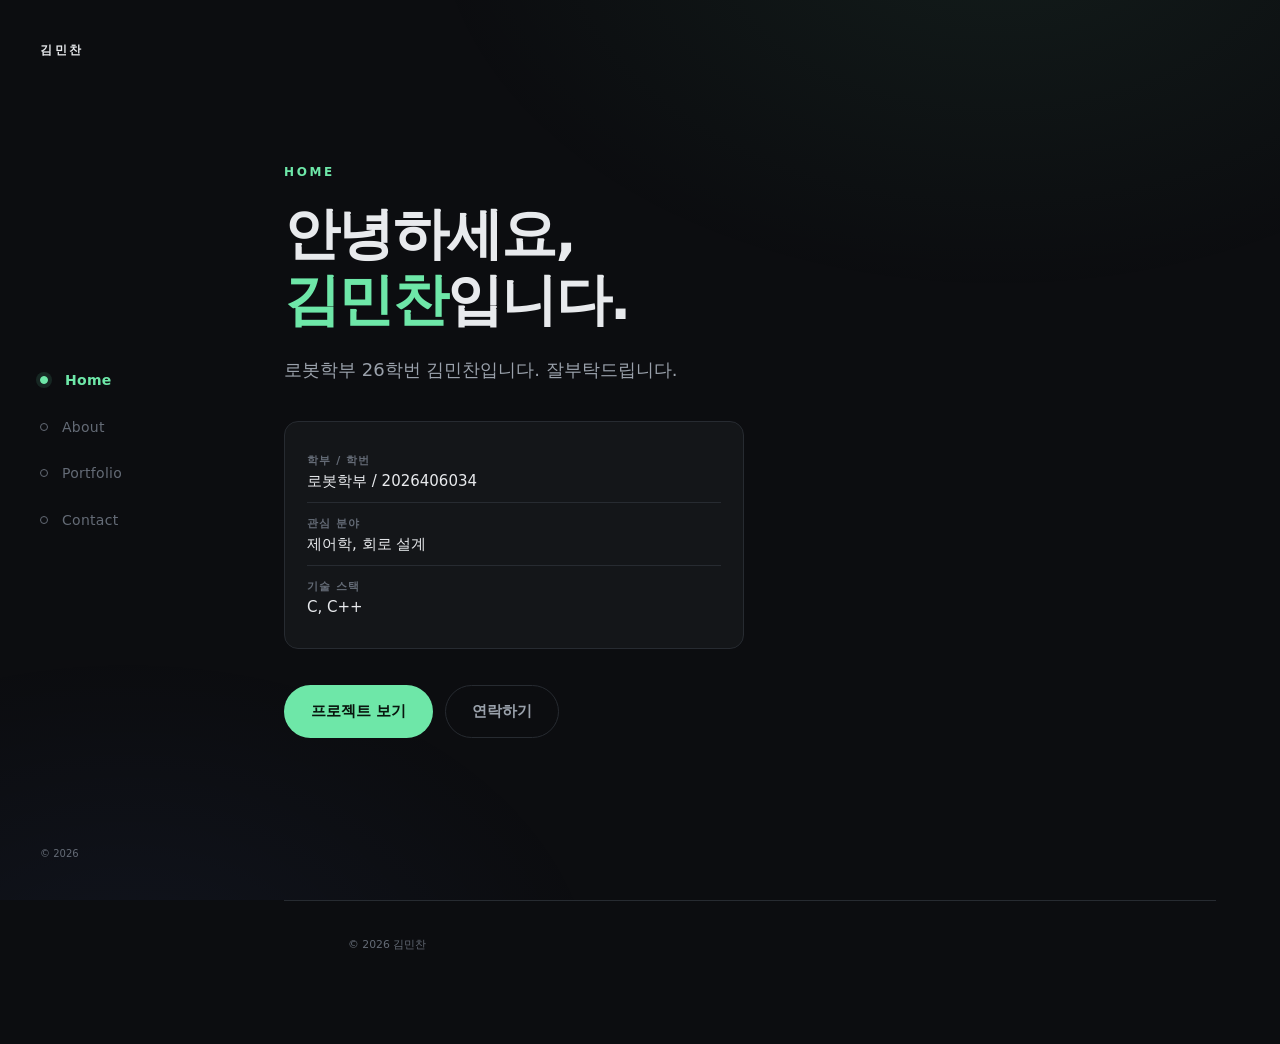
<file: index.html>
<!DOCTYPE html>
<html lang="ko">
<head>
  <meta charset="UTF-8" />
  <meta name="viewport" content="width=device-width, initial-scale=1.0" />
  <title>Home | 김민찬 Portfolio</title>
  <link rel="stylesheet" href="style.css">
</head>
<body>

  <!-- ===== 좌측 고정 탭 네비게이션 (데스크탑) ===== -->
  <nav class="side-nav" aria-label="페이지 네비게이션">
    <div class="side-nav__brand">김민찬</div>
    <ul class="side-nav__list">
      <li><a href="index.html"     class="nav-item"><span class="nav-item__dot"></span><span class="nav-item__label">Home</span></a></li>
      <li><a href="about.html"     class="nav-item"><span class="nav-item__dot"></span><span class="nav-item__label">About</span></a></li>
      <li><a href="portfolio.html" class="nav-item"><span class="nav-item__dot"></span><span class="nav-item__label">Portfolio</span></a></li>
      <li><a href="contact.html"   class="nav-item"><span class="nav-item__dot"></span><span class="nav-item__label">Contact</span></a></li>
    </ul>
    <div class="side-nav__foot"><small>&copy; <span class="year"></span></small></div>
  </nav>

  <!-- ===== 모바일 상단 고정 탭 바 ===== -->
  <nav class="top-nav" aria-label="페이지 네비게이션 (모바일)">
    <div class="top-nav__brand">김민찬</div>
    <ul class="top-nav__list">
      <li><a href="index.html"     class="top-nav__item">Home</a></li>
      <li><a href="about.html"     class="top-nav__item">About</a></li>
      <li><a href="portfolio.html" class="top-nav__item">Portfolio</a></li>
      <li><a href="contact.html"   class="top-nav__item">Contact</a></li>
    </ul>
  </nav>

  <!-- ===== 본문 ===== -->
  <main class="content">
    <div class="container container--hero">

      <p class="eyebrow reveal">Home</p>

      <h1 class="hero__title reveal" data-delay="1">
        안녕하세요,<br>
        <span class="accent">김민찬</span>입니다.
      </h1>

      <p class="hero__sub reveal" data-delay="2">
        로봇학부 26학번 김민찬입니다. 잘부탁드립니다.
      </p>

      <ul class="info-list reveal" data-delay="3">
        <li>
          <span class="info-list__label">학부 / 학번</span>
          <span class="info-list__value">로봇학부 / 2026406034</span>
        </li>
        <li>
          <span class="info-list__label">관심 분야</span>
          <span class="info-list__value">제어학, 회로 설계</span>
        </li>
        <li>
          <span class="info-list__label">기술 스택</span>
          <span class="info-list__value">C, C++</span>
        </li>
      </ul>

      <div class="btn-group reveal" data-delay="4">
        <a href="portfolio.html" class="btn btn--primary">프로젝트 보기</a>
        <a href="contact.html" class="btn btn--ghost">연락하기</a>
      </div>

    </div>

    <footer class="footer">
      <small>&copy; <span class="year"></span> 김민찬</small>
    </footer>
  </main>

  <script src="script.js"></script>
</body>
</html>
</file>
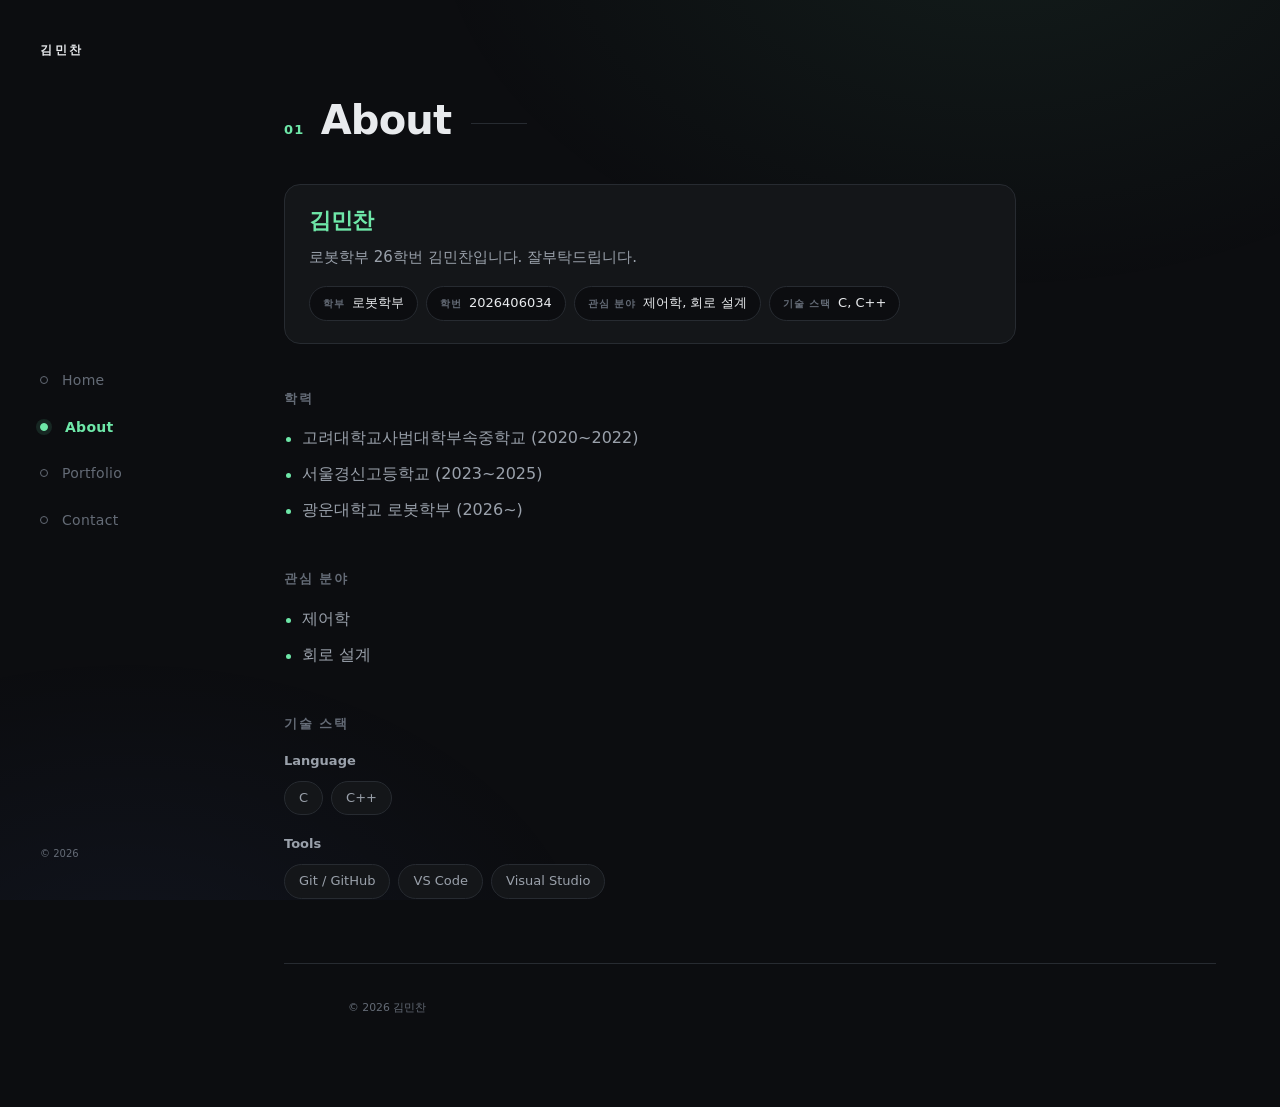
<file: about.html>
<!DOCTYPE html>
<html lang="ko">
<head>
  <meta charset="UTF-8" />
  <meta name="viewport" content="width=device-width, initial-scale=1.0" />
  <title>About | 김민찬 Portfolio</title>
  <link rel="stylesheet" href="style.css">
</head>
<body>

  <!-- ===== 좌측 고정 탭 네비게이션 (데스크탑) ===== -->
  <nav class="side-nav" aria-label="페이지 네비게이션">
    <div class="side-nav__brand">김민찬</div>
    <ul class="side-nav__list">
      <li><a href="index.html"     class="nav-item"><span class="nav-item__dot"></span><span class="nav-item__label">Home</span></a></li>
      <li><a href="about.html"     class="nav-item"><span class="nav-item__dot"></span><span class="nav-item__label">About</span></a></li>
      <li><a href="portfolio.html" class="nav-item"><span class="nav-item__dot"></span><span class="nav-item__label">Portfolio</span></a></li>
      <li><a href="contact.html"   class="nav-item"><span class="nav-item__dot"></span><span class="nav-item__label">Contact</span></a></li>
    </ul>
    <div class="side-nav__foot"><small>&copy; <span class="year"></span></small></div>
  </nav>

  <!-- ===== 모바일 상단 고정 탭 바 ===== -->
  <nav class="top-nav" aria-label="페이지 네비게이션 (모바일)">
    <div class="top-nav__brand">김민찬</div>
    <ul class="top-nav__list">
      <li><a href="index.html"     class="top-nav__item">Home</a></li>
      <li><a href="about.html"     class="top-nav__item">About</a></li>
      <li><a href="portfolio.html" class="top-nav__item">Portfolio</a></li>
      <li><a href="contact.html"   class="top-nav__item">Contact</a></li>
    </ul>
  </nav>

  <!-- ===== 본문 ===== -->
  <main class="content">
    <div class="container">

      <header class="page-head reveal">
        <span class="page-head__num">01</span>
        <h1 class="page-head__title">About</h1>
      </header>

      <!-- ===== 모든 페이지 공통 프로필 ===== -->
      <header class="profile reveal">
        <p class="profile__name"><span>김민찬</span></p>
        <p class="profile__sub">로봇학부 26학번 김민찬입니다. 잘부탁드립니다.</p>
        <ul class="profile__meta">
          <li><b>학부</b>로봇학부</li>
          <li><b>학번</b>2026406034</li>
          <li><b>관심 분야</b>제어학, 회로 설계</li>
          <li><b>기술 스택</b>C, C++</li>
        </ul>
      </header>

      <section class="block reveal" data-delay="2">
        <h2 class="block__title">학력</h2>
        <ul class="bullet">
          <li>고려대학교사범대학부속중학교 (2020~2022)</li>
          <li>서울경신고등학교 (2023~2025)</li>
          <li>광운대학교 로봇학부 (2026~)</li>
        </ul>
      </section>

      <section class="block reveal" data-delay="3">
        <h2 class="block__title">관심 분야</h2>
        <ul class="bullet">
          <li>제어학</li>
          <li>회로 설계</li>
        </ul>
      </section>

      <section class="block reveal" data-delay="4">
        <h2 class="block__title">기술 스택</h2>

        <h3 class="sub-title">Language</h3>
        <ul class="tag-list">
          <li class="tag">C</li>
          <li class="tag">C++</li>
        </ul>

        <h3 class="sub-title">Tools</h3>
        <ul class="tag-list">
          <li class="tag">Git / GitHub</li>
          <li class="tag">VS Code</li>
          <li class="tag">Visual Studio</li>
        </ul>
      </section>

    </div>

    <footer class="footer">
      <small>&copy; <span class="year"></span> 김민찬</small>
    </footer>
  </main>

  <script src="script.js"></script>
</body>
</html>
</file>
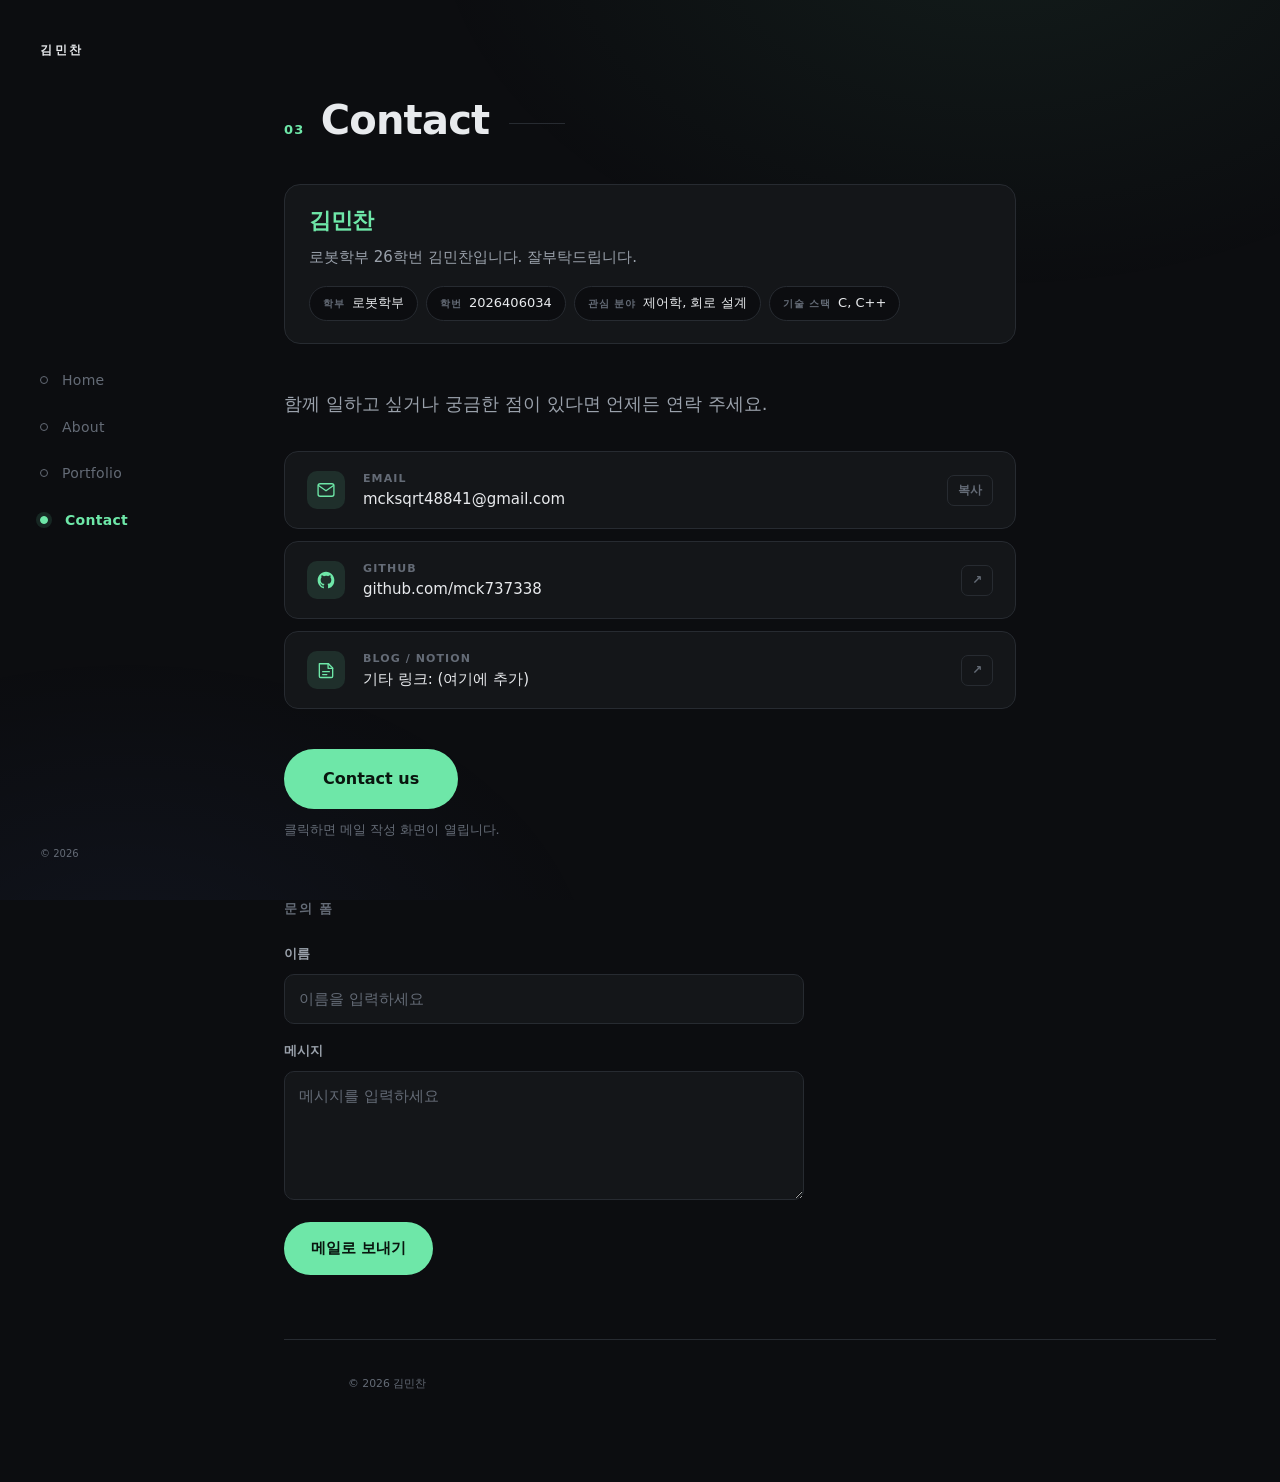
<file: contact.html>
<!DOCTYPE html>
<html lang="ko">
<head>
  <meta charset="UTF-8" />
  <meta name="viewport" content="width=device-width, initial-scale=1.0" />
  <title>Contact | 김민찬 Portfolio</title>
  <link rel="stylesheet" href="style.css">
</head>
<body>

  <!-- ===== 좌측 고정 탭 네비게이션 (데스크탑) ===== -->
  <nav class="side-nav" aria-label="페이지 네비게이션">
    <div class="side-nav__brand">김민찬</div>
    <ul class="side-nav__list">
      <li><a href="index.html"     class="nav-item"><span class="nav-item__dot"></span><span class="nav-item__label">Home</span></a></li>
      <li><a href="about.html"     class="nav-item"><span class="nav-item__dot"></span><span class="nav-item__label">About</span></a></li>
      <li><a href="portfolio.html" class="nav-item"><span class="nav-item__dot"></span><span class="nav-item__label">Portfolio</span></a></li>
      <li><a href="contact.html"   class="nav-item"><span class="nav-item__dot"></span><span class="nav-item__label">Contact</span></a></li>
    </ul>
    <div class="side-nav__foot"><small>&copy; <span class="year"></span></small></div>
  </nav>

  <!-- ===== 모바일 상단 고정 탭 바 ===== -->
  <nav class="top-nav" aria-label="페이지 네비게이션 (모바일)">
    <div class="top-nav__brand">김민찬</div>
    <ul class="top-nav__list">
      <li><a href="index.html"     class="top-nav__item">Home</a></li>
      <li><a href="about.html"     class="top-nav__item">About</a></li>
      <li><a href="portfolio.html" class="top-nav__item">Portfolio</a></li>
      <li><a href="contact.html"   class="top-nav__item">Contact</a></li>
    </ul>
  </nav>

  <!-- ===== 본문 ===== -->
  <main class="content">
    <div class="container">

      <header class="page-head reveal">
        <span class="page-head__num">03</span>
        <h1 class="page-head__title">Contact</h1>
      </header>

      <!-- ===== 모든 페이지 공통 프로필 ===== -->
      <header class="profile reveal">
        <p class="profile__name"><span>김민찬</span></p>
        <p class="profile__sub">로봇학부 26학번 김민찬입니다. 잘부탁드립니다.</p>
        <ul class="profile__meta">
          <li><b>학부</b>로봇학부</li>
          <li><b>학번</b>2026406034</li>
          <li><b>관심 분야</b>제어학, 회로 설계</li>
          <li><b>기술 스택</b>C, C++</li>
        </ul>
      </header>

      <p class="lead reveal" data-delay="1">
        함께 일하고 싶거나 궁금한 점이 있다면 언제든 연락 주세요.
      </p>

      <ul class="contact__list">

        <!-- 이메일: 클릭 시 클립보드 복사 -->
        <li class="reveal" data-delay="2">
          <button type="button" class="contact__item contact__item--copy"
                  id="emailCopy"
                  data-email="mcksqrt48841@gmail.com"
                  aria-label="이메일 주소 복사하기">
            <span class="contact__icon" aria-hidden="true">
              <svg viewBox="0 0 24 24" fill="none" stroke="currentColor" stroke-width="1.6"
                   stroke-linecap="round" stroke-linejoin="round">
                <rect x="2.5" y="4.5" width="19" height="15" rx="2.5"/>
                <path d="m3 6.5 9 6.5 9-6.5"/>
              </svg>
            </span>
            <span class="contact__meta">
              <span class="contact__label">Email</span>
              <span class="contact__value">mcksqrt48841@gmail.com</span>
            </span>
            <span class="contact__action" aria-hidden="true">복사</span>
          </button>
        </li>

        <!-- GitHub: 하이퍼링크 -->
        <li class="reveal" data-delay="3">
          <a class="contact__item" href="https://github.com/mck737338"
             target="_blank" rel="noopener noreferrer">
            <span class="contact__icon" aria-hidden="true">
              <svg viewBox="0 0 24 24" fill="currentColor">
                <path d="M12 2C6.48 2 2 6.58 2 12.25c0 4.53 2.87 8.37 6.84 9.73.5.1.68-.22.68-.49
                         0-.24-.01-.87-.01-1.71-2.78.62-3.37-1.37-3.37-1.37-.46-1.19-1.11-1.5-1.11-1.5
                         -.91-.64.07-.63.07-.63 1 .07 1.53 1.06 1.53 1.06.89 1.57 2.34 1.12 2.91.86
                         .09-.66.35-1.12.63-1.38-2.22-.26-4.56-1.14-4.56-5.06 0-1.12.39-2.03 1.03-2.75
                         -.1-.26-.45-1.3.1-2.71 0 0 .84-.28 2.75 1.05a9.3 9.3 0 0 1 2.5-.34c.85 0 1.7.12 2.5.34
                         1.91-1.33 2.75-1.05 2.75-1.05.55 1.41.2 2.45.1 2.71.64.72 1.03 1.63 1.03 2.75
                         0 3.93-2.34 4.79-4.57 5.05.36.32.68.94.68 1.9 0 1.37-.01 2.47-.01 2.81
                         0 .27.18.6.69.49A10.07 10.07 0 0 0 22 12.25C22 6.58 17.52 2 12 2Z"/>
              </svg>
            </span>
            <span class="contact__meta">
              <span class="contact__label">GitHub</span>
              <span class="contact__value">github.com/mck737338</span>
            </span>
            <span class="contact__action" aria-hidden="true">↗</span>
          </a>
        </li>

        <!-- 기타 링크 (블로그 / 노션 등) -->
        <li class="reveal" data-delay="4">
          <a class="contact__item" href="#" target="_blank" rel="noopener noreferrer">
            <span class="contact__icon" aria-hidden="true">
              <svg viewBox="0 0 24 24" fill="none" stroke="currentColor" stroke-width="1.6"
                   stroke-linecap="round" stroke-linejoin="round">
                <path d="M4 4.5h11l5 5v10a1.5 1.5 0 0 1-1.5 1.5h-13A1.5 1.5 0 0 1 4 19.5Z"/>
                <path d="M14.5 4.5v5.5H20"/>
                <path d="M8 14h8M8 17.5h5"/>
              </svg>
            </span>
            <span class="contact__meta">
              <span class="contact__label">Blog / Notion</span>
              <span class="contact__value">기타 링크: (여기에 추가)</span>
            </span>
            <span class="contact__action" aria-hidden="true">↗</span>
          </a>
        </li>

      </ul>

      <!-- Contact us: 메일 작성 화면으로 이동 -->
      <div class="contact__cta reveal" data-delay="5">
        <a class="btn btn--primary btn--lg"
           href="mailto:mcksqrt48841@gmail.com?subject=%ED%8F%AC%ED%8A%B8%ED%8F%B4%EB%A6%AC%EC%98%A4%20%EB%AC%B8%EC%9D%98&amp;body=%EC%95%88%EB%85%95%ED%95%98%EC%84%B8%EC%9A%94%2C%0A%0A">
          Contact us
        </a>
        <p class="note">클릭하면 메일 작성 화면이 열립니다.</p>
      </div>

      <!-- 간단 문의 폼: 보내기를 누르면 입력 내용이 담긴 메일 작성 화면이 열립니다 -->
      <section class="block reveal" data-delay="5">
        <h2 class="block__title">문의 폼</h2>
        <form class="contact-form" id="contactForm" data-email="mcksqrt48841@gmail.com">
          <label for="fName">이름</label>
          <input type="text" id="fName" name="name" placeholder="이름을 입력하세요" required>

          <label for="fMsg">메시지</label>
          <textarea id="fMsg" name="message" rows="4" placeholder="메시지를 입력하세요" required></textarea>

          <button type="submit" class="btn btn--primary">메일로 보내기</button>
        </form>
      </section>

    </div>

    <footer class="footer">
      <small>&copy; <span class="year"></span> 김민찬</small>
    </footer>
  </main>

  <!-- 복사 완료 토스트 -->
  <div class="toast" id="toast" role="status" aria-live="polite"></div>

  <script src="script.js"></script>
</body>
</html>
</file>
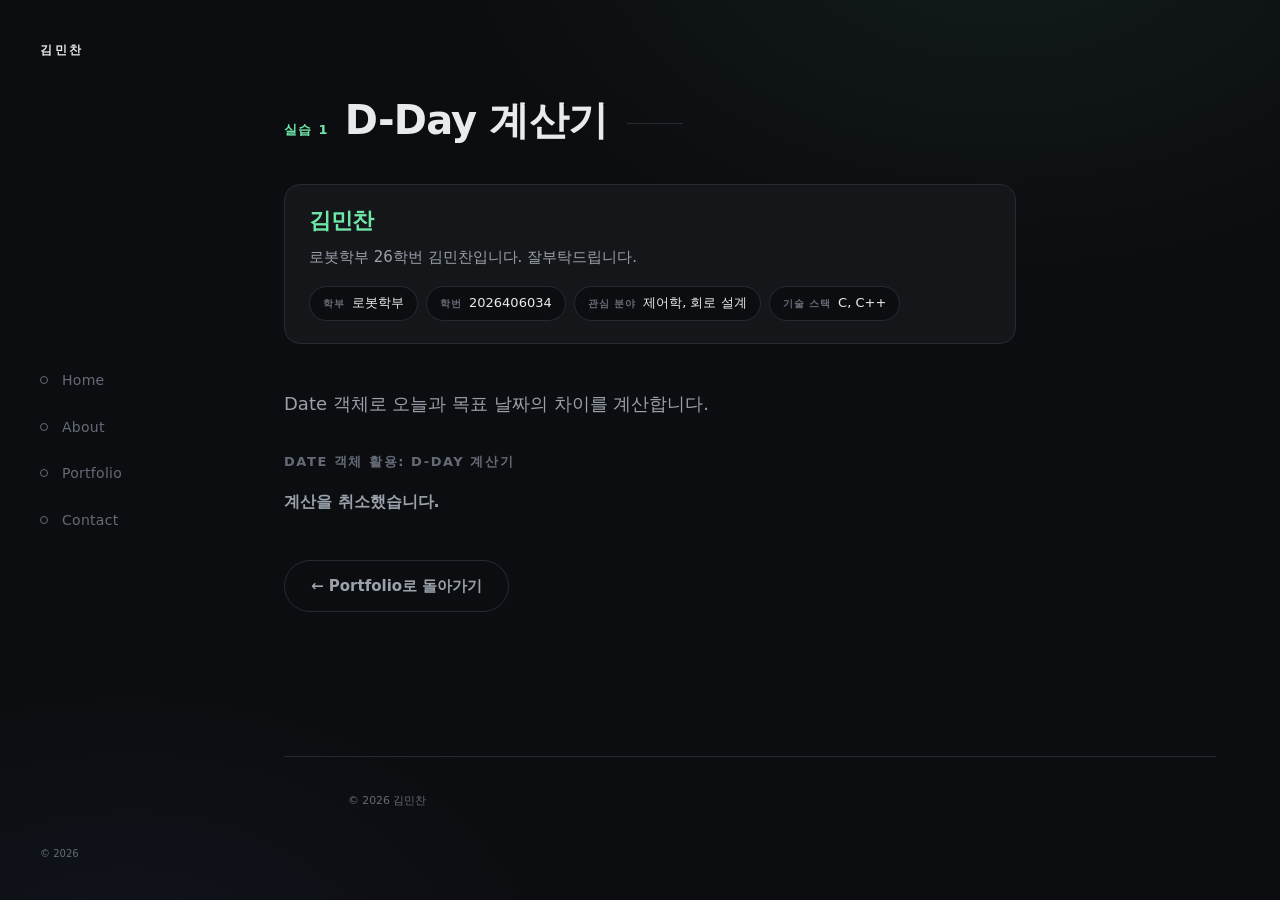
<file: dday.html>
<!DOCTYPE html>
<html lang="ko">
<head>
  <meta charset="UTF-8" />
  <meta name="viewport" content="width=device-width, initial-scale=1.0" />
  <title>D-Day 계산기 | 김민찬 Portfolio</title>
  <link rel="stylesheet" href="style.css">
</head>
<body>

  <!-- ===== 좌측 고정 탭 네비게이션 (데스크탑) ===== -->
  <nav class="side-nav" aria-label="페이지 네비게이션">
    <div class="side-nav__brand">김민찬</div>
    <ul class="side-nav__list">
      <li><a href="index.html"     class="nav-item"><span class="nav-item__dot"></span><span class="nav-item__label">Home</span></a></li>
      <li><a href="about.html"     class="nav-item"><span class="nav-item__dot"></span><span class="nav-item__label">About</span></a></li>
      <li><a href="portfolio.html" class="nav-item"><span class="nav-item__dot"></span><span class="nav-item__label">Portfolio</span></a></li>
      <li><a href="contact.html"   class="nav-item"><span class="nav-item__dot"></span><span class="nav-item__label">Contact</span></a></li>
    </ul>
    <div class="side-nav__foot"><small>&copy; <span class="year"></span></small></div>
  </nav>

  <!-- ===== 모바일 상단 고정 탭 바 ===== -->
  <nav class="top-nav" aria-label="페이지 네비게이션 (모바일)">
    <div class="top-nav__brand">김민찬</div>
    <ul class="top-nav__list">
      <li><a href="index.html"     class="top-nav__item">Home</a></li>
      <li><a href="about.html"     class="top-nav__item">About</a></li>
      <li><a href="portfolio.html" class="top-nav__item">Portfolio</a></li>
      <li><a href="contact.html"   class="top-nav__item">Contact</a></li>
    </ul>
  </nav>

  <!-- ===== 본문 ===== -->
  <main class="content">
    <div class="container">

      <header class="page-head reveal">
        <span class="page-head__num">실습 1</span>
        <h1 class="page-head__title">D-Day 계산기</h1>
      </header>

      <!-- ===== 모든 페이지 공통 프로필 ===== -->
      <header class="profile reveal">
        <p class="profile__name"><span>김민찬</span></p>
        <p class="profile__sub">로봇학부 26학번 김민찬입니다. 잘부탁드립니다.</p>
        <ul class="profile__meta">
          <li><b>학부</b>로봇학부</li>
          <li><b>학번</b>2026406034</li>
          <li><b>관심 분야</b>제어학, 회로 설계</li>
          <li><b>기술 스택</b>C, C++</li>
        </ul>
      </header>

      <p class="lead reveal" data-delay="1">
        Date 객체로 오늘과 목표 날짜의 차이를 계산합니다.
      </p>

      <section class="block js-output">
        <h2 class="block__title">Date 객체 활용: D-Day 계산기</h2>

        <script>
          // 1. 오늘 날짜 객체 생성
          let now = new Date();

          // 2. prompt()를 3번 사용하여 "연도", "월", "일"을 문자열로 입력받기
          let yearStr  = prompt("목표 연도를 입력하세요 (예: 2026)", "2026");
          let monthStr = prompt("목표 월을 입력하세요 (1~12)", "12");
          let dayStr   = prompt("목표 일을 입력하세요 (1~31)", "25");

          // 3. 값이 비어있거나 취소(null)한 경우
          if (!yearStr || !monthStr || !dayStr) {
            document.write("<h3>계산을 취소했습니다.</h3>");
          } else {
            // 4. parseInt()로 문자열을 숫자형으로 변환
            let year  = parseInt(yearStr);
            let month = parseInt(monthStr);
            let day   = parseInt(dayStr);

            // 5. 목표 날짜 객체 생성 (month는 0부터 시작하므로 1을 빼줌, 0=1월 11=12월)
            let targetDate = new Date(year, month - 1, day);

            // 6. 두 날짜의 getTime() 차이 (밀리초 단위)
            let diffMs = targetDate.getTime() - now.getTime();

            // 7. 밀리초를 날짜(day) 단위로 변환하고 Math.ceil()로 올림
            let diffDay = Math.ceil(diffMs / (1000 * 60 * 60 * 24));

            // 8. diffDay 값에 따라 결과 출력 (음수는 Math.abs()로 절댓값 처리)
            document.write("<h3>목표 날짜: " + targetDate.toLocaleDateString() + "</h3>");

            if (diffDay === 0) {
              document.write("<h1>D-Day 입니다!</h1>");
            } else if (diffDay > 0) {
              document.write("<h1>D-" + diffDay + "</h1>");
              document.write("<h3>" + diffDay + "일 남았습니다.</h3>");
            } else {
              document.write("<h1>D+" + Math.abs(diffDay) + "</h1>");
              document.write("<h3>" + Math.abs(diffDay) + "일 지났습니다.</h3>");
            }

            document.write("<hr>");
            document.write("<p>오늘 날짜: " + now.toLocaleString() + "</p>");
            document.write("<p><i>새로고침(F5)을 눌러 다시 계산할 수 있습니다.</i></p>");
          }
        </script>

      </section>

      <div class="btn-group" style="margin-top: 36px;">
        <a href="portfolio.html" class="btn btn--ghost">← Portfolio로 돌아가기</a>
      </div>

    </div>

    <footer class="footer">
      <small>&copy; <span class="year"></span> 김민찬</small>
    </footer>
  </main>

  <script src="script.js"></script>
</body>
</html>
</file>
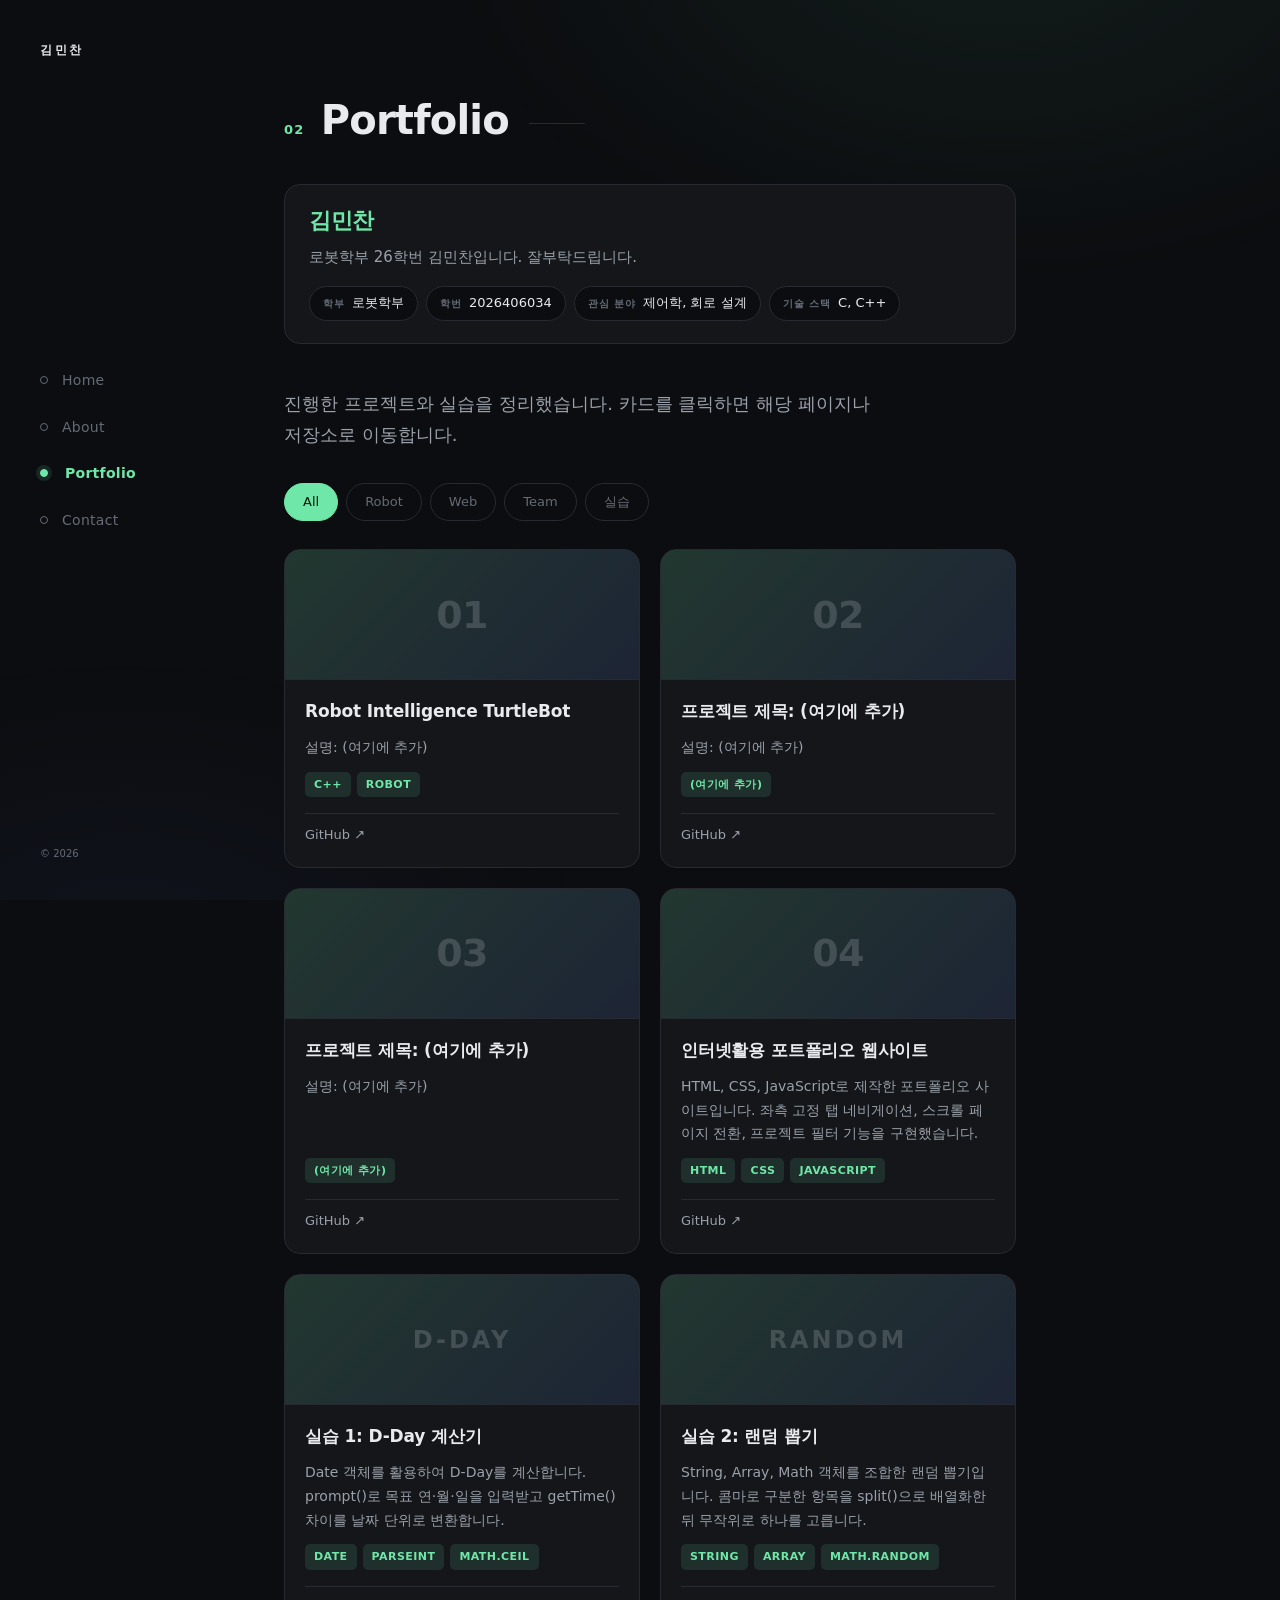
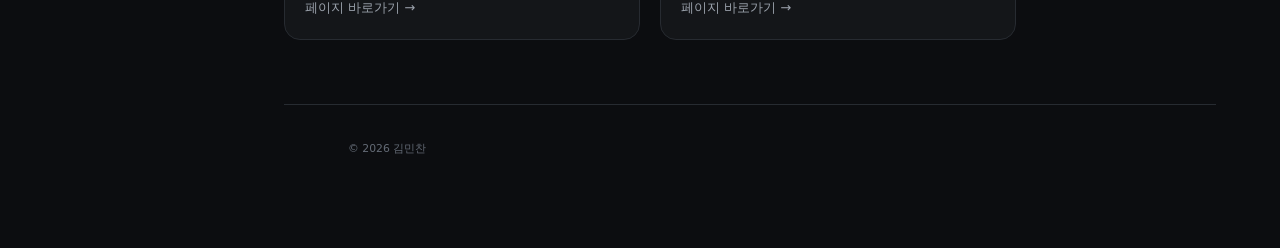
<file: portfolio.html>
<!DOCTYPE html>
<html lang="ko">
<head>
  <meta charset="UTF-8" />
  <meta name="viewport" content="width=device-width, initial-scale=1.0" />
  <title>Portfolio | 김민찬 Portfolio</title>
  <link rel="stylesheet" href="style.css">
</head>
<body>

  <!-- ===== 좌측 고정 탭 네비게이션 (데스크탑) ===== -->
  <nav class="side-nav" aria-label="페이지 네비게이션">
    <div class="side-nav__brand">김민찬</div>
    <ul class="side-nav__list">
      <li><a href="index.html"     class="nav-item"><span class="nav-item__dot"></span><span class="nav-item__label">Home</span></a></li>
      <li><a href="about.html"     class="nav-item"><span class="nav-item__dot"></span><span class="nav-item__label">About</span></a></li>
      <li><a href="portfolio.html" class="nav-item"><span class="nav-item__dot"></span><span class="nav-item__label">Portfolio</span></a></li>
      <li><a href="contact.html"   class="nav-item"><span class="nav-item__dot"></span><span class="nav-item__label">Contact</span></a></li>
    </ul>
    <div class="side-nav__foot"><small>&copy; <span class="year"></span></small></div>
  </nav>

  <!-- ===== 모바일 상단 고정 탭 바 ===== -->
  <nav class="top-nav" aria-label="페이지 네비게이션 (모바일)">
    <div class="top-nav__brand">김민찬</div>
    <ul class="top-nav__list">
      <li><a href="index.html"     class="top-nav__item">Home</a></li>
      <li><a href="about.html"     class="top-nav__item">About</a></li>
      <li><a href="portfolio.html" class="top-nav__item">Portfolio</a></li>
      <li><a href="contact.html"   class="top-nav__item">Contact</a></li>
    </ul>
  </nav>

  <!-- ===== 본문 ===== -->
  <main class="content">
    <div class="container">

      <header class="page-head reveal">
        <span class="page-head__num">02</span>
        <h1 class="page-head__title">Portfolio</h1>
      </header>

      <!-- ===== 모든 페이지 공통 프로필 ===== -->
      <header class="profile reveal">
        <p class="profile__name"><span>김민찬</span></p>
        <p class="profile__sub">로봇학부 26학번 김민찬입니다. 잘부탁드립니다.</p>
        <ul class="profile__meta">
          <li><b>학부</b>로봇학부</li>
          <li><b>학번</b>2026406034</li>
          <li><b>관심 분야</b>제어학, 회로 설계</li>
          <li><b>기술 스택</b>C, C++</li>
        </ul>
      </header>

      <p class="lead reveal" data-delay="1">
        진행한 프로젝트와 실습을 정리했습니다. 카드를 클릭하면 해당 페이지나 저장소로 이동합니다.
      </p>

      <!-- 프로젝트 필터 -->
      <div class="filter reveal" data-delay="2">
        <button type="button" class="filter__btn is-active" data-filter="all">All</button>
        <button type="button" class="filter__btn" data-filter="robot">Robot</button>
        <button type="button" class="filter__btn" data-filter="web">Web</button>
        <button type="button" class="filter__btn" data-filter="team">Team</button>
        <button type="button" class="filter__btn" data-filter="practice">실습</button>
      </div>

      <!-- 카드 전체가 하나의 링크입니다 (article → a 로 변경) -->
      <div class="projects" id="projectGrid">

        <a class="card reveal" data-delay="3" data-category="robot team"
           href="https://github.com/mck737338/Robit_intelligence_turtle-bot"
           target="_blank" rel="noopener noreferrer">
          <div class="card__thumb" data-initial="01"></div>
          <div class="card__body">
            <h2 class="card__title">Robot Intelligence TurtleBot</h2>
            <p class="card__desc">설명: (여기에 추가)</p>
            <ul class="card__tags">
              <li>C++</li><li>Robot</li>
            </ul>
            <div class="card__links">
              <span class="card__link">GitHub ↗</span>
            </div>
          </div>
        </a>

        <a class="card reveal" data-delay="4" data-category="robot"
           href="https://github.com/mck737338"
           target="_blank" rel="noopener noreferrer">
          <div class="card__thumb" data-initial="02"></div>
          <div class="card__body">
            <h2 class="card__title">프로젝트 제목: (여기에 추가)</h2>
            <p class="card__desc">설명: (여기에 추가)</p>
            <ul class="card__tags">
              <li>(여기에 추가)</li>
            </ul>
            <div class="card__links">
              <span class="card__link">GitHub ↗</span>
            </div>
          </div>
        </a>

        <a class="card reveal" data-delay="5" data-category="web"
           href="https://github.com/mck737338"
           target="_blank" rel="noopener noreferrer">
          <div class="card__thumb" data-initial="03"></div>
          <div class="card__body">
            <h2 class="card__title">프로젝트 제목: (여기에 추가)</h2>
            <p class="card__desc">설명: (여기에 추가)</p>
            <ul class="card__tags">
              <li>(여기에 추가)</li>
            </ul>
            <div class="card__links">
              <span class="card__link">GitHub ↗</span>
            </div>
          </div>
        </a>

        <!-- 4번째 링크 -->
        <a class="card reveal" data-delay="5" data-category="web"
           href="https://github.com/mck737338/internetusage_page1"
           target="_blank" rel="noopener noreferrer">
          <div class="card__thumb" data-initial="04"></div>
          <div class="card__body">
            <h2 class="card__title">인터넷활용 포트폴리오 웹사이트</h2>
            <p class="card__desc">
              HTML, CSS, JavaScript로 제작한 포트폴리오 사이트입니다.
              좌측 고정 탭 네비게이션, 스크롤 페이지 전환, 프로젝트 필터 기능을 구현했습니다.
            </p>
            <ul class="card__tags">
              <li>HTML</li><li>CSS</li><li>JavaScript</li>
            </ul>
            <div class="card__links">
              <span class="card__link">GitHub ↗</span>
            </div>
          </div>
        </a>

        <!-- ===== 11주차 실습 1: D-Day 계산기 ===== -->
        <a class="card reveal" data-delay="5" data-category="practice web"
           href="dday.html">
          <div class="card__thumb card__thumb--text" data-initial="D-DAY"></div>
          <div class="card__body">
            <h2 class="card__title">실습 1: D-Day 계산기</h2>
            <p class="card__desc">
              Date 객체를 활용하여 D-Day를 계산합니다.
              prompt()로 목표 연·월·일을 입력받고 getTime() 차이를 날짜 단위로 변환합니다.
            </p>
            <ul class="card__tags">
              <li>Date</li><li>parseInt</li><li>Math.ceil</li>
            </ul>
            <div class="card__links">
              <span class="card__link">페이지 바로가기 →</span>
            </div>
          </div>
        </a>

        <!-- ===== 11주차 실습 2: 랜덤 뽑기 ===== -->
        <a class="card reveal" data-delay="5" data-category="practice web"
           href="random.html">
          <div class="card__thumb card__thumb--text" data-initial="RANDOM"></div>
          <div class="card__body">
            <h2 class="card__title">실습 2: 랜덤 뽑기</h2>
            <p class="card__desc">
              String, Array, Math 객체를 조합한 랜덤 뽑기입니다.
              콤마로 구분한 항목을 split()으로 배열화한 뒤 무작위로 하나를 고릅니다.
            </p>
            <ul class="card__tags">
              <li>String</li><li>Array</li><li>Math.random</li>
            </ul>
            <div class="card__links">
              <span class="card__link">페이지 바로가기 →</span>
            </div>
          </div>
        </a>

      </div>

    </div>

    <footer class="footer">
      <small>&copy; <span class="year"></span> 김민찬</small>
    </footer>
  </main>

  <script src="script.js"></script>
</body>
</html>
</file>
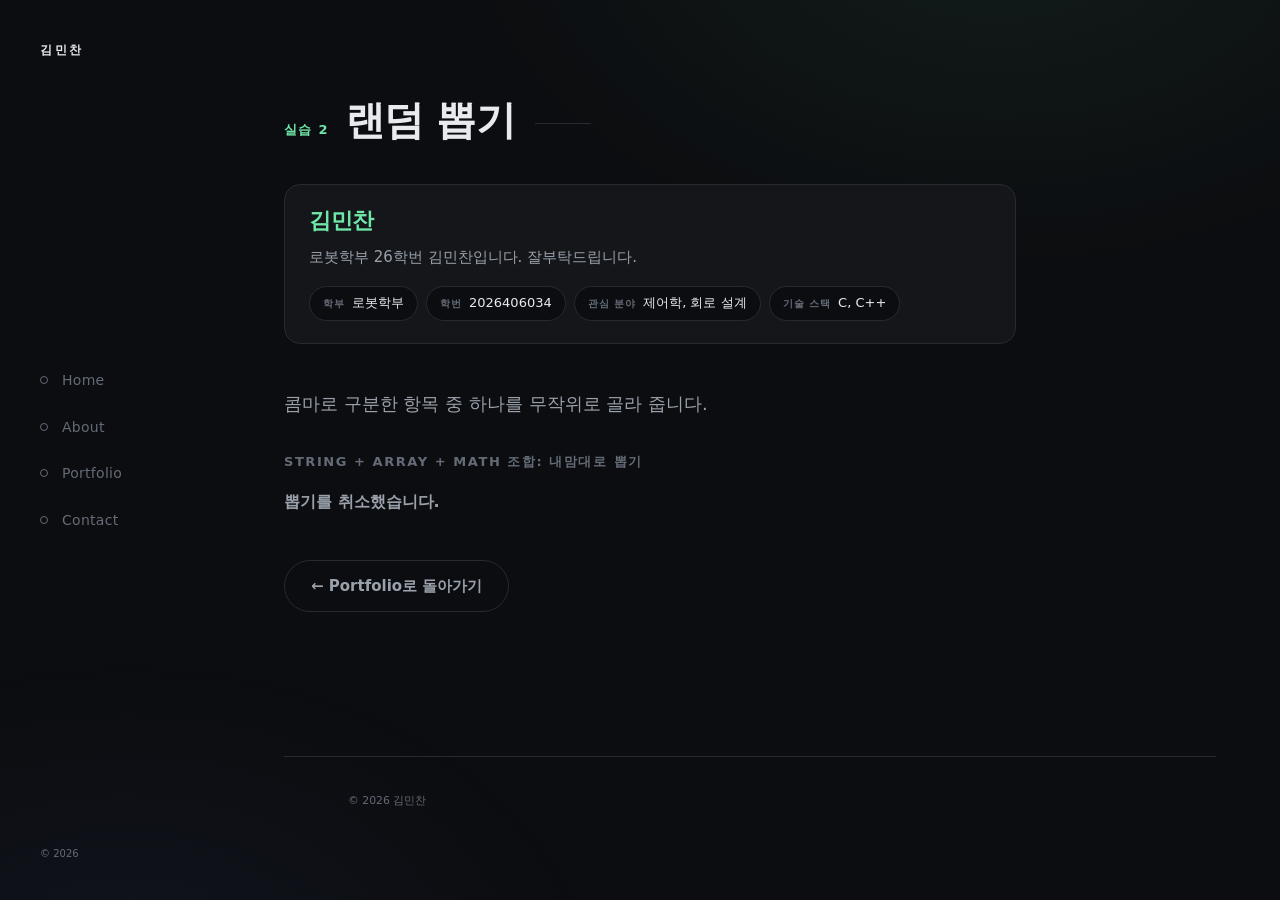
<file: random.html>
<!DOCTYPE html>
<html lang="ko">
<head>
  <meta charset="UTF-8" />
  <meta name="viewport" content="width=device-width, initial-scale=1.0" />
  <title>랜덤 뽑기 | 김민찬 Portfolio</title>
  <link rel="stylesheet" href="style.css">
</head>
<body>

  <!-- ===== 좌측 고정 탭 네비게이션 (데스크탑) ===== -->
  <nav class="side-nav" aria-label="페이지 네비게이션">
    <div class="side-nav__brand">김민찬</div>
    <ul class="side-nav__list">
      <li><a href="index.html"     class="nav-item"><span class="nav-item__dot"></span><span class="nav-item__label">Home</span></a></li>
      <li><a href="about.html"     class="nav-item"><span class="nav-item__dot"></span><span class="nav-item__label">About</span></a></li>
      <li><a href="portfolio.html" class="nav-item"><span class="nav-item__dot"></span><span class="nav-item__label">Portfolio</span></a></li>
      <li><a href="contact.html"   class="nav-item"><span class="nav-item__dot"></span><span class="nav-item__label">Contact</span></a></li>
    </ul>
    <div class="side-nav__foot"><small>&copy; <span class="year"></span></small></div>
  </nav>

  <!-- ===== 모바일 상단 고정 탭 바 ===== -->
  <nav class="top-nav" aria-label="페이지 네비게이션 (모바일)">
    <div class="top-nav__brand">김민찬</div>
    <ul class="top-nav__list">
      <li><a href="index.html"     class="top-nav__item">Home</a></li>
      <li><a href="about.html"     class="top-nav__item">About</a></li>
      <li><a href="portfolio.html" class="top-nav__item">Portfolio</a></li>
      <li><a href="contact.html"   class="top-nav__item">Contact</a></li>
    </ul>
  </nav>

  <!-- ===== 본문 ===== -->
  <main class="content">
    <div class="container">

      <header class="page-head reveal">
        <span class="page-head__num">실습 2</span>
        <h1 class="page-head__title">랜덤 뽑기</h1>
      </header>

      <!-- ===== 모든 페이지 공통 프로필 ===== -->
      <header class="profile reveal">
        <p class="profile__name"><span>김민찬</span></p>
        <p class="profile__sub">로봇학부 26학번 김민찬입니다. 잘부탁드립니다.</p>
        <ul class="profile__meta">
          <li><b>학부</b>로봇학부</li>
          <li><b>학번</b>2026406034</li>
          <li><b>관심 분야</b>제어학, 회로 설계</li>
          <li><b>기술 스택</b>C, C++</li>
        </ul>
      </header>

      <p class="lead reveal" data-delay="1">
        콤마로 구분한 항목 중 하나를 무작위로 골라 줍니다.
      </p>

      <section class="block js-output">
        <h2 class="block__title">String + Array + Math 조합: 내맘대로 뽑기</h2>

        <script>
          // 1. String: prompt()로 콤마(,)로 구분된 항목을 입력받기
          let defaultList = "짜장면,짬뽕,제육볶음,돈까스,순대국,김치찌개,햄버거,초밥,파스타,떡볶이,마라탕";
          let inputString = prompt("항목을 콤마(,)로 구분하여 입력하세요", defaultList);

          // 2. 값이 비어있거나 취소(null)한 경우
          if (!inputString) {
            document.write("<h3>뽑기를 취소했습니다.</h3>");
          } else {
            // 3. Array: String.split(',')로 문자열을 배열로 변환
            let items = inputString.split(',');

            // 4. Math: Math.random()에 배열 길이를 곱하고 Math.floor()로 내림
            //    → 0 부터 (배열 길이 - 1) 사이의 정수 인덱스
            let index = Math.floor(Math.random() * items.length);

            // 5. index번째 항목을 choice에 저장하고 trim()으로 양쪽 공백 제거
            let choice = items[index];
            choice = choice.trim();

            // 6. 결과 출력
            document.write("<h3>입력한 항목 (총 " + items.length + "개)</h3>");
            document.write("<p>" + inputString + "</p>");
            document.write("<hr>");
            document.write("<h3>당신의 선택은...</h3>");
            document.write("<h1>" + choice + " !</h1>");
            document.write("<p><i>새로고침(F5)을 눌러 다시 뽑을 수 있습니다.</i></p>");
          }
        </script>

      </section>

      <div class="btn-group" style="margin-top: 36px;">
        <a href="portfolio.html" class="btn btn--ghost">← Portfolio로 돌아가기</a>
      </div>

    </div>

    <footer class="footer">
      <small>&copy; <span class="year"></span> 김민찬</small>
    </footer>
  </main>

  <script src="script.js"></script>
</body>
</html>
</file>
<file: style.css>
/* =============================================================
   Portfolio - style.css (공통 스타일)

   색상 테마는 "여기"에서 바꿉니다.
   ------------------------------------------------------------- */
:root {
  --accent:      #6ee7a8;   /* 메인 포인트 색상 */
  --accent-ink:  #09150e;   /* 포인트 색 위에 올라가는 글자색 */
  --bg:          #0c0d10;   /* 전체 배경 */
  --bg-elev:     #141619;   /* 카드 등 올라온 면 */
  --bg-elev-2:   #1b1e23;   /* 호버 시 면 */
  --line:        #272b31;   /* 테두리 / 구분선 */
  --text:        #e8eaed;   /* 본문 글자 */
  --text-dim:    #9aa1ab;   /* 보조 글자 */
  --text-faint:  #646b76;   /* 흐린 글자 */
}
/* ============================================================= */

/* ---------- 1. Reset & Base ---------- */
*,
*::before,
*::after {
  box-sizing: border-box;
  margin: 0;
  padding: 0;
}

html {
  scroll-behavior: smooth;
}

ul, ol { list-style: none; }
a { color: inherit; text-decoration: none; }
button { font: inherit; color: inherit; background: none; border: none; cursor: pointer; }
img { display: block; max-width: 100%; }

body {
  font-family: system-ui, -apple-system, "Segoe UI", Roboto,
               "Noto Sans KR", "Apple SD Gothic Neo", Arial, sans-serif;
  font-size: 16px;
  line-height: 1.75;
  color: var(--text);
  background: var(--bg);
  -webkit-font-smoothing: antialiased;
  overflow-x: hidden;
}

/* 은은한 배경 그라데이션 */
body::before {
  content: '';
  position: fixed;
  inset: 0;
  z-index: -1;
  pointer-events: none;
  background:
    radial-gradient(60rem 40rem at 78% -10%, rgba(110, 231, 168, .07), transparent 60%),
    radial-gradient(50rem 35rem at 10% 110%, rgba(96, 140, 255, .06), transparent 60%);
}

/* ---------- 2. 변수성 레이아웃 값 ---------- */
:root {
  --nav-w: 220px;      /* 좌측 탭 너비 */
  --topnav-h: 56px;    /* 모바일 상단 바 높이 */
  --content-max: 860px;
  --ease: cubic-bezier(.22, 1, .36, 1);
}

/* ---------- 3. 좌측 고정 탭 네비게이션 ---------- */
.side-nav {
  position: fixed;
  top: 0;
  left: 0;
  width: var(--nav-w);
  height: 100vh;
  padding: 40px 0 40px 40px;
  display: flex;
  flex-direction: column;
  justify-content: center;
  z-index: 100;
}

.side-nav__brand {
  position: absolute;
  top: 40px;
  left: 40px;
  font-size: 12px;
  font-weight: 700;
  letter-spacing: .22em;
  color: var(--text);
}

.side-nav__foot {
  position: absolute;
  bottom: 36px;
  left: 40px;
  font-size: 12px;
  color: var(--text-faint);
}

.side-nav__list {
  display: flex;
  flex-direction: column;
  gap: 6px;
}

.nav-item {
  display: flex;
  align-items: center;
  gap: 14px;
  padding: 8px 0;
  font-size: 14px;
  font-weight: 500;
  letter-spacing: .02em;
  color: var(--text-faint);
  transition: color .3s var(--ease);
}

.nav-item__dot {
  width: 8px;
  height: 8px;
  flex-shrink: 0;
  border: 1.5px solid currentColor;
  border-radius: 50%;
  transition: all .3s var(--ease);
}

.nav-item__label {
  transition: transform .3s var(--ease);
}

.nav-item:hover { color: var(--text-dim); }
.nav-item:hover .nav-item__label { transform: translateX(3px); }

/* 현재 탭 표시 */
.nav-item.is-active { color: var(--accent); }
.nav-item.is-active .nav-item__dot {
  background: var(--accent);
  border-color: var(--accent);
  box-shadow: 0 0 0 4px rgba(110, 231, 168, .12);
}
.nav-item.is-active .nav-item__label {
  transform: translateX(3px);
  font-weight: 600;
}

/* ---------- 4. 모바일 상단 탭 바 ---------- */
.top-nav {
  display: none;
  position: fixed;
  top: 0;
  left: 0;
  right: 0;
  height: var(--topnav-h);
  align-items: center;
  gap: 14px;
  padding: 0 16px;
  background: rgba(12, 13, 16, .88);
  backdrop-filter: blur(12px);
  -webkit-backdrop-filter: blur(12px);
  border-bottom: 1px solid var(--line);
  z-index: 100;
}

.top-nav__brand {
  flex-shrink: 0;
  font-size: 11px;
  font-weight: 700;
  letter-spacing: .18em;
}

.top-nav__list {
  display: flex;
  gap: 4px;
  overflow-x: auto;
  scrollbar-width: none;
  -ms-overflow-style: none;
}
.top-nav__list::-webkit-scrollbar { display: none; }

.top-nav__item {
  display: block;
  padding: 6px 12px;
  border-radius: 999px;
  font-size: 13px;
  font-weight: 500;
  white-space: nowrap;
  color: var(--text-faint);
  transition: all .25s var(--ease);
}

.top-nav__item.is-active {
  color: var(--accent-ink);
  background: var(--accent);
}

/* ---------- 5. 본문 레이아웃 ---------- */
.content {
  margin-left: var(--nav-w);
  min-height: 100vh;
  display: flex;
  flex-direction: column;
}

.container {
  width: 100%;
  max-width: var(--content-max);
  padding: 96px 64px 64px;
  flex: 1;
}

.container--hero {
  display: flex;
  flex-direction: column;
  justify-content: center;
  min-height: 100vh;
  padding-top: 64px;
}

/* 모든 페이지 공통 프로필 헤더 */
.profile {
  display: flex;
  flex-direction: column;
  gap: 8px;
  padding: 22px 24px;
  margin-bottom: 44px;
  background: var(--bg-elev);
  border: 1px solid var(--line);
  border-radius: 16px;
}

.profile__name {
  font-size: 22px;
  font-weight: 700;
  letter-spacing: -.02em;
  line-height: 1.3;
}

.profile__name span { color: var(--accent); }

.profile__sub {
  font-size: 15px;
  color: var(--text-dim);
}

.profile__meta {
  display: flex;
  flex-wrap: wrap;
  gap: 8px;
  margin-top: 8px;
}

.profile__meta li {
  display: flex;
  align-items: baseline;
  gap: 7px;
  padding: 5px 13px;
  border: 1px solid var(--line);
  border-radius: 999px;
  background: var(--bg);
  font-size: 13px;
  color: var(--text);
}

.profile__meta b {
  font-size: 10px;
  font-weight: 600;
  letter-spacing: .1em;
  text-transform: uppercase;
  color: var(--text-faint);
}

.page-head {
  display: flex;
  align-items: baseline;
  gap: 16px;
  margin-bottom: 40px;
}

.page-head__num {
  font-size: 13px;
  font-weight: 600;
  letter-spacing: .1em;
  color: var(--accent);
}

.page-head__title {
  font-size: clamp(28px, 4vw, 40px);
  font-weight: 700;
  letter-spacing: -.02em;
  line-height: 1.2;
}

.page-head__title::after {
  content: '';
  display: inline-block;
  width: 56px;
  height: 1px;
  margin-left: 20px;
  vertical-align: middle;
  background: var(--line);
}

.footer {
  padding: 32px 64px 40px;
  border-top: 1px solid var(--line);
  margin: 0 64px;
  font-size: 13px;
  color: var(--text-faint);
}

/* ---------- 6. 공통 텍스트 요소 ---------- */
.eyebrow {
  font-size: 12px;
  font-weight: 600;
  letter-spacing: .22em;
  text-transform: uppercase;
  color: var(--accent);
  margin-bottom: 18px;
}

.accent { color: var(--accent); }

.hero__title {
  font-size: clamp(32px, 5.5vw, 56px);
  font-weight: 700;
  line-height: 1.18;
  letter-spacing: -.03em;
  margin-bottom: 20px;
}

.hero__sub {
  font-size: clamp(15px, 1.6vw, 18px);
  color: var(--text-dim);
  max-width: 54ch;
  margin-bottom: 36px;
}

.lead {
  font-size: clamp(15px, 1.7vw, 18px);
  color: var(--text-dim);
  max-width: 52ch;
  margin-bottom: 32px;
}

.text {
  color: var(--text-dim);
  margin-bottom: 14px;
}
.text:last-child { margin-bottom: 0; }

.note {
  font-size: 13px;
  color: var(--text-faint);
}

.block { margin-bottom: 44px; }
.block:last-child { margin-bottom: 0; }

.block__title {
  font-size: 13px;
  font-weight: 600;
  letter-spacing: .12em;
  text-transform: uppercase;
  color: var(--text-faint);
  margin-bottom: 14px;
}

.sub-title {
  font-size: 13px;
  font-weight: 600;
  color: var(--text-dim);
  margin: 18px 0 8px;
}
.sub-title:first-of-type { margin-top: 0; }

.bullet {
  display: flex;
  flex-direction: column;
  gap: 8px;
}

.bullet li {
  position: relative;
  padding-left: 18px;
  color: var(--text-dim);
}

.bullet li::before {
  content: '';
  position: absolute;
  left: 2px;
  top: 13px;
  width: 5px;
  height: 5px;
  border-radius: 50%;
  background: var(--accent);
}

/* 홈 정보 리스트 */
.info-list {
  display: flex;
  flex-direction: column;
  gap: 2px;
  margin-bottom: 36px;
  padding: 20px 22px;
  background: var(--bg-elev);
  border: 1px solid var(--line);
  border-radius: 14px;
  max-width: 460px;
}

.info-list li {
  display: flex;
  flex-direction: column;
  padding: 10px 0;
  border-bottom: 1px solid var(--line);
}
.info-list li:last-child { border-bottom: none; }

.info-list__label {
  font-size: 11px;
  font-weight: 600;
  letter-spacing: .1em;
  text-transform: uppercase;
  color: var(--text-faint);
  line-height: 1.6;
}

.info-list__value {
  font-size: 15px;
  color: var(--text);
  line-height: 1.5;
}

/* ---------- 7. 버튼 ---------- */
.btn {
  display: inline-flex;
  align-items: center;
  justify-content: center;
  padding: 12px 26px;
  border: 1px solid transparent;
  border-radius: 999px;
  font-size: 15px;
  font-weight: 600;
  transition: all .25s var(--ease);
}

.btn--primary {
  background: var(--accent);
  color: var(--accent-ink);
}
.btn--primary:hover {
  transform: translateY(-2px);
  box-shadow: 0 10px 28px -10px var(--accent);
}

.btn--ghost {
  border-color: var(--line);
  color: var(--text-dim);
}
.btn--ghost:hover {
  border-color: rgba(110, 231, 168, .35);
  color: var(--accent);
  transform: translateY(-2px);
}

.btn--lg { padding: 15px 38px; font-size: 16px; }

.btn-group {
  display: flex;
  flex-wrap: wrap;
  gap: 12px;
}

/* ---------- 8. 태그 ---------- */
.tag-list {
  display: flex;
  flex-wrap: wrap;
  gap: 8px;
}

.tag {
  padding: 5px 14px;
  border: 1px solid var(--line);
  border-radius: 999px;
  font-size: 13px;
  color: var(--text-dim);
  background: var(--bg-elev);
  transition: all .25s var(--ease);
}
.tag:hover {
  border-color: rgba(110, 231, 168, .35);
  color: var(--accent);
}

/* ---------- 9. 프로젝트 ---------- */
.filter {
  display: flex;
  flex-wrap: wrap;
  gap: 8px;
  margin-bottom: 28px;
}

.filter__btn {
  padding: 7px 18px;
  border: 1px solid var(--line);
  border-radius: 999px;
  font-size: 13px;
  font-weight: 500;
  color: var(--text-faint);
  transition: all .25s var(--ease);
}
.filter__btn:hover {
  color: var(--text);
  border-color: var(--text-faint);
}
.filter__btn.is-active {
  background: var(--accent);
  border-color: var(--accent);
  color: var(--accent-ink);
}

.projects {
  display: grid;
  grid-template-columns: repeat(auto-fill, minmax(280px, 1fr));
  gap: 20px;
}

.card {
  display: flex;
  flex-direction: column;
  background: var(--bg-elev);
  border: 1px solid var(--line);
  border-radius: 16px;
  overflow: hidden;
  transition: transform .35s var(--ease), border-color .35s var(--ease),
              box-shadow .35s var(--ease);
}

.card:hover {
  transform: translateY(-5px);
  border-color: rgba(110, 231, 168, .35);
  box-shadow: 0 20px 44px -24px rgba(0, 0, 0, .8);
}

.card.is-hidden { display: none; }

.card__thumb {
  height: 130px;
  display: flex;
  align-items: center;
  justify-content: center;
  border-bottom: 1px solid var(--line);
  background: linear-gradient(135deg, rgba(110, 231, 168, .16), rgba(96, 140, 255, .12));
}

.card__thumb::after {
  content: attr(data-initial);
  font-size: 38px;
  font-weight: 700;
  letter-spacing: -.02em;
  color: rgba(232, 234, 237, .18);
}

.card__body {
  display: flex;
  flex-direction: column;
  gap: 12px;
  padding: 20px;
  flex: 1;
}

.card__title {
  font-size: 17px;
  font-weight: 600;
  letter-spacing: -.01em;
  line-height: 1.4;
}

.card__desc {
  flex: 1;
  font-size: 14px;
  line-height: 1.7;
  color: var(--text-dim);
}

.card__tags {
  display: flex;
  flex-wrap: wrap;
  gap: 6px;
}

.card__tags li {
  padding: 3px 9px;
  border-radius: 5px;
  font-size: 11px;
  font-weight: 600;
  letter-spacing: .04em;
  text-transform: uppercase;
  color: var(--accent);
  background: rgba(110, 231, 168, .12);
}

.card__links {
  display: flex;
  gap: 16px;
  margin-top: 4px;
  padding-top: 10px;
  border-top: 1px solid var(--line);
}

.card__link,
.card__links a {
  font-size: 13px;
  font-weight: 500;
  color: var(--text-dim);
  transition: color .25s var(--ease);
}

/* 카드 전체가 링크이므로, 카드에 마우스를 올리면 함께 강조 */
.card:hover .card__link,
.card__links a:hover { color: var(--accent); }

/* 키보드 포커스 표시 (접근성) */
.card:focus-visible {
  outline: 2px solid var(--accent);
  outline-offset: 3px;
}

/* 글자가 긴 썸네일(D-DAY, RANDOM 등) */
.card__thumb--text::after {
  font-size: 24px;
  letter-spacing: .12em;
}

/* ---------- 9-1. 실습 결과 출력 (document.write) ---------- */
/* dday.html, random.html의 <section class="block js-output"> 안에 출력됩니다 */
.js-output h1 {
  font-size: clamp(34px, 6vw, 52px);
  font-weight: 700;
  letter-spacing: -.03em;
  line-height: 1.2;
  color: var(--accent);
  margin: 6px 0 4px;
  word-break: break-all;
}

.js-output h3 {
  font-size: 16px;
  font-weight: 600;
  color: var(--text-dim);
  margin-top: 10px;
}

.js-output hr {
  height: 1px;
  border: none;
  background: var(--line);
  margin: 22px 0 14px;
}

.js-output p {
  font-size: 14px;
  color: var(--text-dim);
  word-break: break-all;
}

.js-output p i { color: var(--text-faint); }

/* ---------- 10. Contact ---------- */
.contact__list {
  display: flex;
  flex-direction: column;
  gap: 12px;
  margin-bottom: 40px;
}

.contact__item {
  width: 100%;
  display: flex;
  align-items: center;
  gap: 18px;
  padding: 18px 22px;
  text-align: left;
  background: var(--bg-elev);
  border: 1px solid var(--line);
  border-radius: 14px;
  transition: all .28s var(--ease);
}

.contact__item:hover {
  background: var(--bg-elev-2);
  border-color: rgba(110, 231, 168, .35);
  transform: translateX(4px);
}

.contact__icon {
  width: 38px;
  height: 38px;
  flex-shrink: 0;
  display: grid;
  place-items: center;
  border-radius: 10px;
  background: rgba(110, 231, 168, .12);
  color: var(--accent);
}
.contact__icon svg { width: 20px; height: 20px; }

.contact__meta {
  flex: 1;
  min-width: 0;
  display: flex;
  flex-direction: column;
}

.contact__label {
  font-size: 11px;
  font-weight: 600;
  letter-spacing: .1em;
  text-transform: uppercase;
  color: var(--text-faint);
  line-height: 1.6;
}

.contact__value {
  font-size: 15px;
  color: var(--text);
  line-height: 1.5;
  overflow: hidden;
  text-overflow: ellipsis;
  white-space: nowrap;
}

.contact__action {
  flex-shrink: 0;
  padding: 4px 10px;
  border: 1px solid var(--line);
  border-radius: 7px;
  font-size: 12px;
  font-weight: 600;
  color: var(--text-faint);
  transition: all .25s var(--ease);
}

.contact__item:hover .contact__action {
  color: var(--accent);
  border-color: rgba(110, 231, 168, .35);
}

.contact__item--copy.is-copied .contact__action {
  color: var(--accent-ink);
  background: var(--accent);
  border-color: var(--accent);
}

.contact__cta {
  display: flex;
  flex-direction: column;
  align-items: flex-start;
  gap: 10px;
  margin-bottom: 56px;
}

/* 문의 폼 */
.contact-form {
  display: grid;
  grid-template-columns: 1fr;
  gap: .5rem;
  max-width: 520px;
}

.contact-form label {
  font-size: 13px;
  font-weight: 600;
  color: var(--text-dim);
  margin-top: 8px;
}

.contact-form input,
.contact-form textarea {
  width: 100%;
  padding: .7rem .9rem;
  font: inherit;
  font-size: 15px;
  color: var(--text);
  background: var(--bg-elev);
  border: 1px solid var(--line);
  border-radius: 10px;
  resize: vertical;
  transition: border-color .25s var(--ease);
}

.contact-form input::placeholder,
.contact-form textarea::placeholder { color: var(--text-faint); }

.contact-form input:focus,
.contact-form textarea:focus {
  outline: none;
  border-color: var(--accent);
}

.contact-form button {
  margin-top: 14px;
  justify-self: start;
}

/* 토스트 */
.toast {
  position: fixed;
  left: 50%;
  bottom: 40px;
  transform: translate(-50%, 20px);
  padding: 11px 22px;
  border-radius: 999px;
  font-size: 14px;
  font-weight: 600;
  color: var(--accent-ink);
  background: var(--accent);
  box-shadow: 0 14px 34px -14px rgba(0, 0, 0, .9);
  opacity: 0;
  pointer-events: none;
  transition: opacity .3s var(--ease), transform .3s var(--ease);
  z-index: 300;
}

.toast.is-visible {
  opacity: 1;
  transform: translate(-50%, 0);
}

/* ---------- 11. 등장 애니메이션 ---------- */
.reveal {
  opacity: 0;
  transform: translateY(22px);
  transition: opacity .7s var(--ease), transform .7s var(--ease);
}

.reveal.is-visible {
  opacity: 1;
  transform: translateY(0);
}

.reveal[data-delay="1"] { transition-delay: .08s; }
.reveal[data-delay="2"] { transition-delay: .16s; }
.reveal[data-delay="3"] { transition-delay: .24s; }
.reveal[data-delay="4"] { transition-delay: .32s; }
.reveal[data-delay="5"] { transition-delay: .40s; }

@media (prefers-reduced-motion: reduce) {
  html { scroll-behavior: auto; }
  .reveal { opacity: 1; transform: none; transition: none; }
}

/* ---------- 12. 페이지 전환 (끝까지 스크롤) ---------- */

/* 하단 안내 바: 페이지 맨 아래에 닿으면 나타남 */
.page-jump {
  position: fixed;
  left: 50%;
  bottom: 28px;
  transform: translate(-50%, 16px);
  opacity: 0;
  pointer-events: none;
  transition: opacity .35s var(--ease), transform .35s var(--ease);
  z-index: 150;
}

.page-jump.is-visible {
  opacity: 1;
  transform: translate(-50%, 0);
  pointer-events: auto;
}

.page-jump__link {
  position: relative;
  display: flex;
  align-items: center;
  gap: 12px;
  padding: 11px 22px;
  overflow: hidden;
  border: 1px solid var(--line);
  border-radius: 999px;
  background: rgba(20, 22, 25, .92);
  backdrop-filter: blur(12px);
  -webkit-backdrop-filter: blur(12px);
  box-shadow: 0 14px 34px -18px rgba(0, 0, 0, .9);
  transition: border-color .25s var(--ease);
}

.page-jump__link:hover { border-color: rgba(110, 231, 168, .4); }

.page-jump__text {
  font-size: 13px;
  color: var(--text-dim);
  white-space: nowrap;
}

.page-jump__text strong { color: var(--accent); font-weight: 600; }

.page-jump__arrow {
  font-size: 14px;
  color: var(--accent);
  animation: bob 1.6s ease-in-out infinite;
}

@keyframes bob {
  0%, 100% { transform: translateY(0); }
  50%      { transform: translateY(3px); }
}

/* 스크롤 누적량 표시 바 */
.page-jump__bar {
  position: absolute;
  left: 0;
  bottom: 0;
  width: 100%;
  height: 2px;
  background: transparent;
}

.page-jump__bar i {
  display: block;
  width: 0%;
  height: 100%;
  background: var(--accent);
  transition: width .12s linear;
}

/* 페이지를 떠날 때 전환 효과 */
body {
  opacity: 1;
  transition: opacity .25s ease;
}

body.is-leaving { opacity: 0; }

@media (prefers-reduced-motion: reduce) {
  body, body.is-leaving { opacity: 1; transition: none; }
  .page-jump__arrow { animation: none; }
}

/* 안내 바가 푸터를 가리지 않도록 여백 확보 */
.footer { padding-bottom: 88px; }

/* ---------- 13. 반응형 ---------- */
@media (max-width: 1024px) {
  :root { --nav-w: 180px; }

  .side-nav { padding-left: 28px; }
  .side-nav__brand,
  .side-nav__foot { left: 28px; }

  .container { padding: 88px 44px 56px; }
  .footer { margin: 0 44px; padding: 28px 0 88px; }
}

@media (max-width: 768px) {
  .side-nav { display: none; }
  .top-nav { display: flex; }

  .content { margin-left: 0; }

  .container {
    padding: calc(var(--topnav-h) + 44px) 20px 48px;
  }

  .container--hero {
    min-height: calc(100vh - var(--topnav-h));
    padding-top: calc(var(--topnav-h) + 48px);
  }

  .page-head { margin-bottom: 28px; }
  .page-head__title::after { display: none; }

  .profile { padding: 18px 18px; margin-bottom: 32px; }
  .profile__name { font-size: 19px; }
  .profile__sub { font-size: 14px; }
  .profile__meta li { font-size: 12px; padding: 4px 11px; }

  .footer { margin: 0 20px; padding: 24px 0 92px; }

  .page-jump { bottom: 20px; left: 16px; right: 16px; transform: translateY(16px); }
  .page-jump.is-visible { transform: translateY(0); }
  .page-jump__link { justify-content: center; padding: 11px 16px; }
  .page-jump__text { font-size: 12px; }

  .projects { grid-template-columns: 1fr; }

  .contact__item { gap: 14px; padding: 15px 16px; }
  .contact__value { font-size: 14px; }

  .contact__cta { align-self: stretch; }
  .contact__cta .btn { width: 100%; }

  .toast { bottom: 24px; }
}

@media (max-width: 420px) {
  .contact__action { display: none; }
  .btn-group .btn { flex: 1; }
}
</file>
